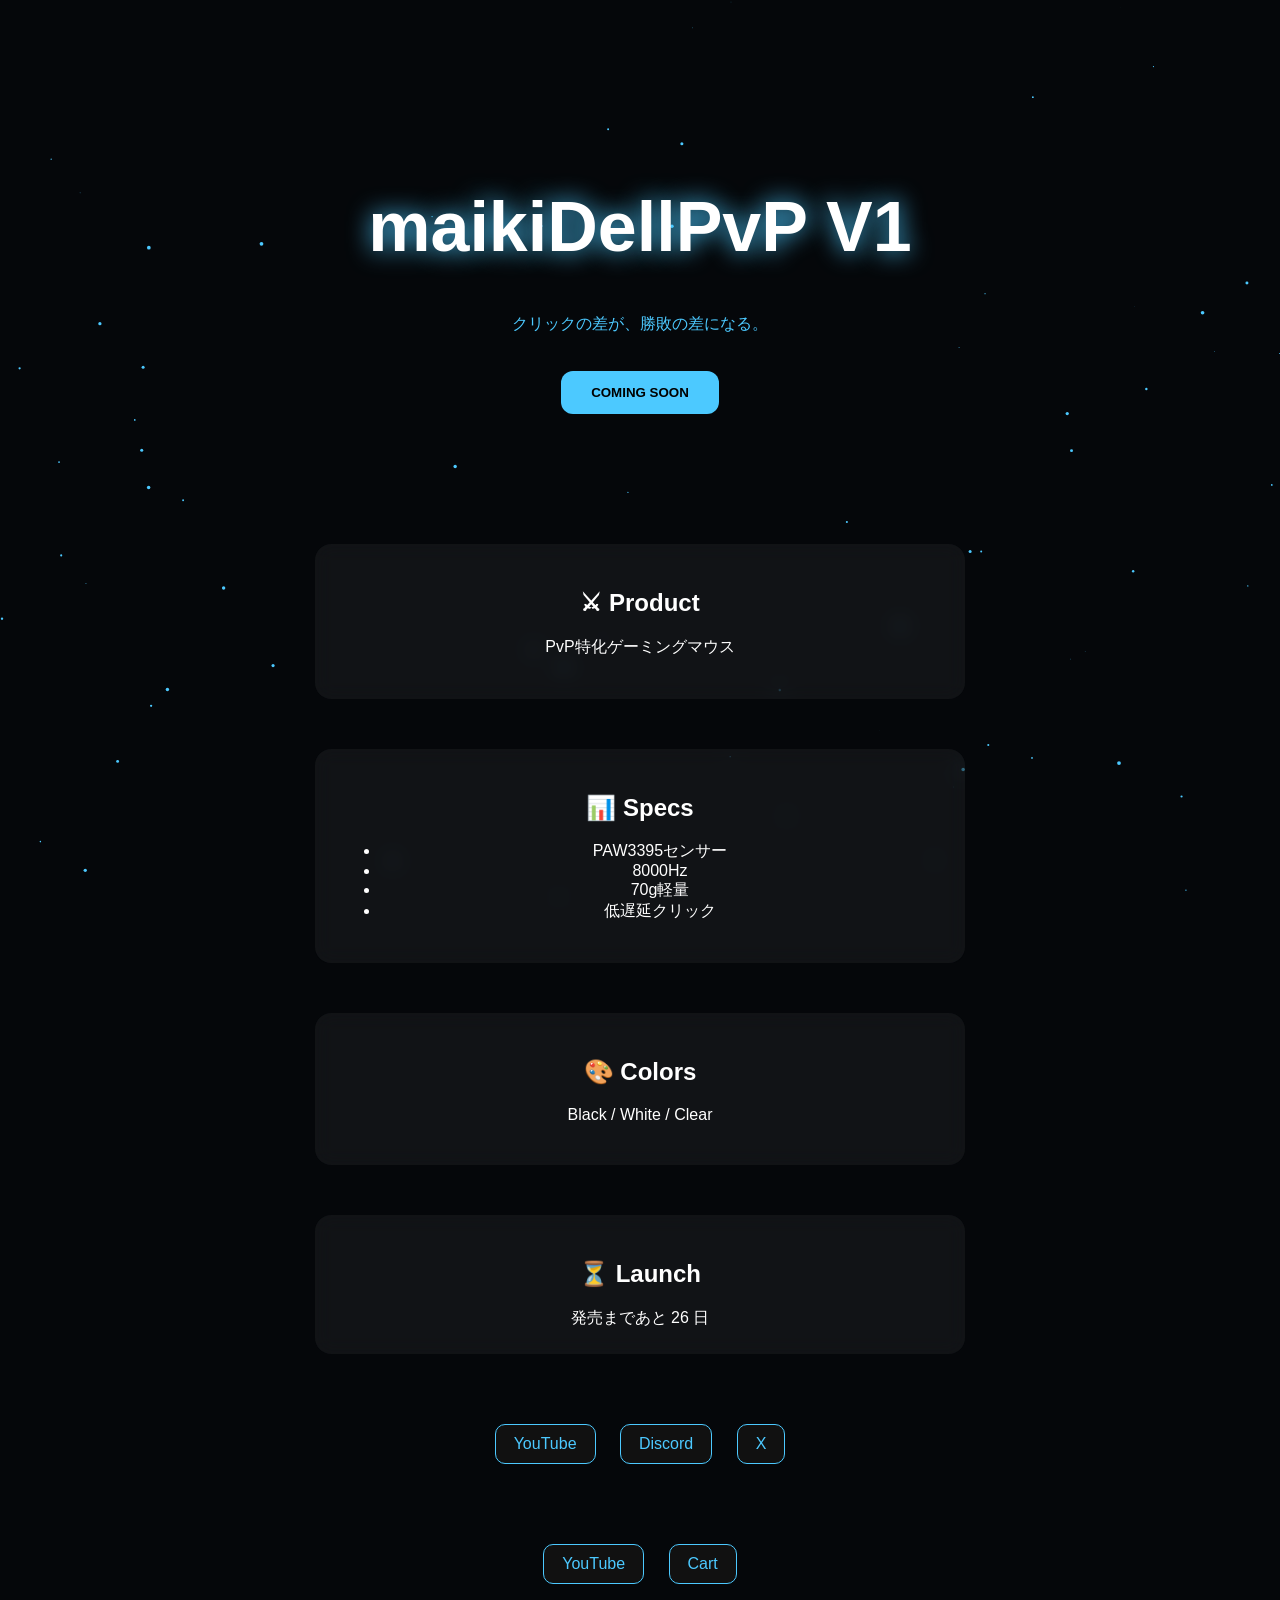
<file: index.html>
<!DOCTYPE html>
<html lang="ja">
<head>
<meta charset="UTF-8">
<meta name="viewport" content="width=device-width, initial-scale=1.0">
<title>maikiDellPvP V1</title>
<link rel="stylesheet" href="style.css">
</head>

<body>

<!-- 背景キャンバス -->
<canvas id="bg"></canvas>

<header class="hero">
    <h1 class="glow">maikiDellPvP V1</h1>
    <p class="sub">クリックの差が、勝敗の差になる。</p>
    <button id="buyBtn">COMING SOON</button>
</header>

<section class="card reveal">
    <h2>⚔ Product</h2>
    <p>PvP特化ゲーミングマウス</p>
</section>

<section class="card reveal">
    <h2>📊 Specs</h2>
    <ul>
        <li>PAW3395センサー</li>
        <li>8000Hz</li>
        <li>70g軽量</li>
        <li>低遅延クリック</li>
    </ul>
</section>

<section class="card reveal">
    <h2>🎨 Colors</h2>
    <p>Black / White / Clear</p>
</section>

<section class="card reveal">
    <h2>⏳ Launch</h2>
    <div id="countdown"></div>
</section>

<footer>
    <a href="https://www.youtube.com/@マイキデル" target="_blank">YouTube</a>
    <a href="#">Discord</a>
    <a href="#">X</a>
</footer>

<script src="script.js"></script>
</body>
</html>
<footer>
    <a href="https://www.youtube.com/@マイキデル" target="_blank">YouTube</a>
    <a href="cart.html">Cart</a>
</footer>
</file>
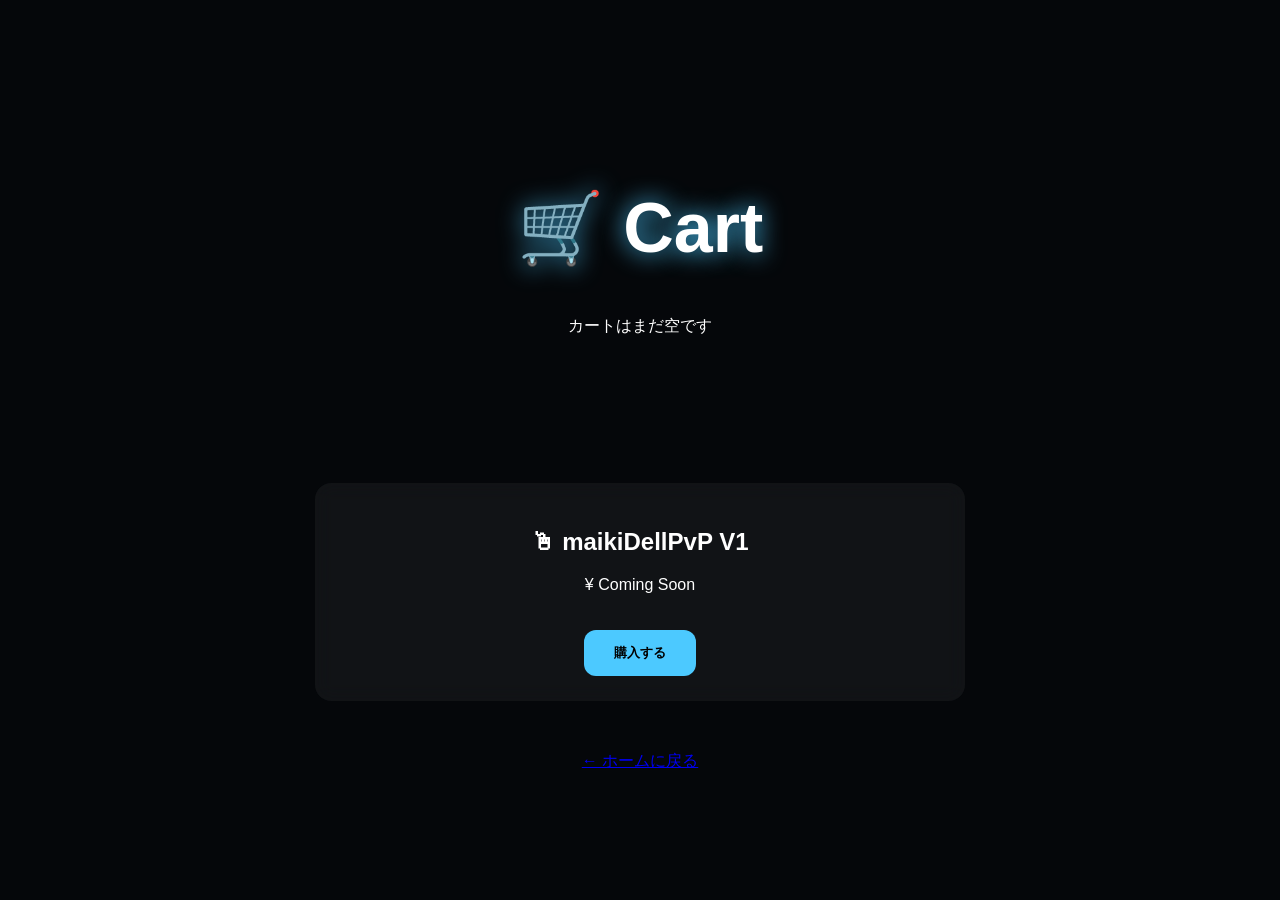
<file: cart.html>
<!DOCTYPE html>
<html lang="ja">
<head>
<meta charset="UTF-8">
<meta name="viewport" content="width=device-width, initial-scale=1.0">
<title>Cart</title>
<link rel="stylesheet" href="style.css">
</head>

<body>

<header class="hero">
    <h1 class="glow">🛒 Cart</h1>
    <p>カートはまだ空です</p>
</header>

<section class="card">
    <h2>🖱 maikiDellPvP V1</h2>
    <p>¥ Coming Soon</p>
    <button onclick="alert('まだ購入できません')">購入する</button>
</section>

<a href="index.html">← ホームに戻る</a>

</body>
</html>
</file>
<file: style.css>
body{
    margin:0;
    font-family:Arial;
    background:#05070a;
    color:white;
    text-align:center;
    overflow-x:hidden;
}

/* 背景 */
canvas{
    position:fixed;
    top:0;
    left:0;
    z-index:-1;
}

/* HERO */
.hero{
    padding:140px 20px 80px;
}

.glow{
    font-size:70px;
    text-shadow:0 0 25px #4cc9ff;
}

.sub{
    color:#4cc9ff;
}

/* BUTTON */
button{
    margin-top:20px;
    padding:14px 30px;
    background:#4cc9ff;
    border:none;
    border-radius:12px;
    font-weight:bold;
    cursor:pointer;
    transition:0.3s;
}

button:hover{
    transform:scale(1.1);
    box-shadow:0 0 20px #4cc9ff;
}

/* CARD */
.card{
    margin:50px auto;
    padding:25px;
    max-width:600px;
    background:rgba(255,255,255,0.05);
    border-radius:16px;
    backdrop-filter: blur(10px);
    transition:0.6s;
}

.card:hover{
    transform:translateY(-5px);
    box-shadow:0 0 25px rgba(76,201,255,0.3);
}

/* FADE */
.reveal{
    opacity:0;
    transform:translateY(40px);
    transition:1s;
}

.reveal.active{
    opacity:1;
    transform:translateY(0);
}

/* FOOTER */
footer{
    margin:60px 0;
}

footer a{
    margin:10px;
    color:#4cc9ff;
    text-decoration:none;
}
footer a{
    display:inline-block;
    margin:10px;
    padding:10px 18px;
    background:#111;
    border:1px solid #4cc9ff;
    border-radius:10px;
    color:#4cc9ff;
    text-decoration:none;
    transition:0.3s;
}

footer a:hover{
    background:#4cc9ff;
    color:black;
    box-shadow:0 0 15px #4cc9ff;
}
</file>
